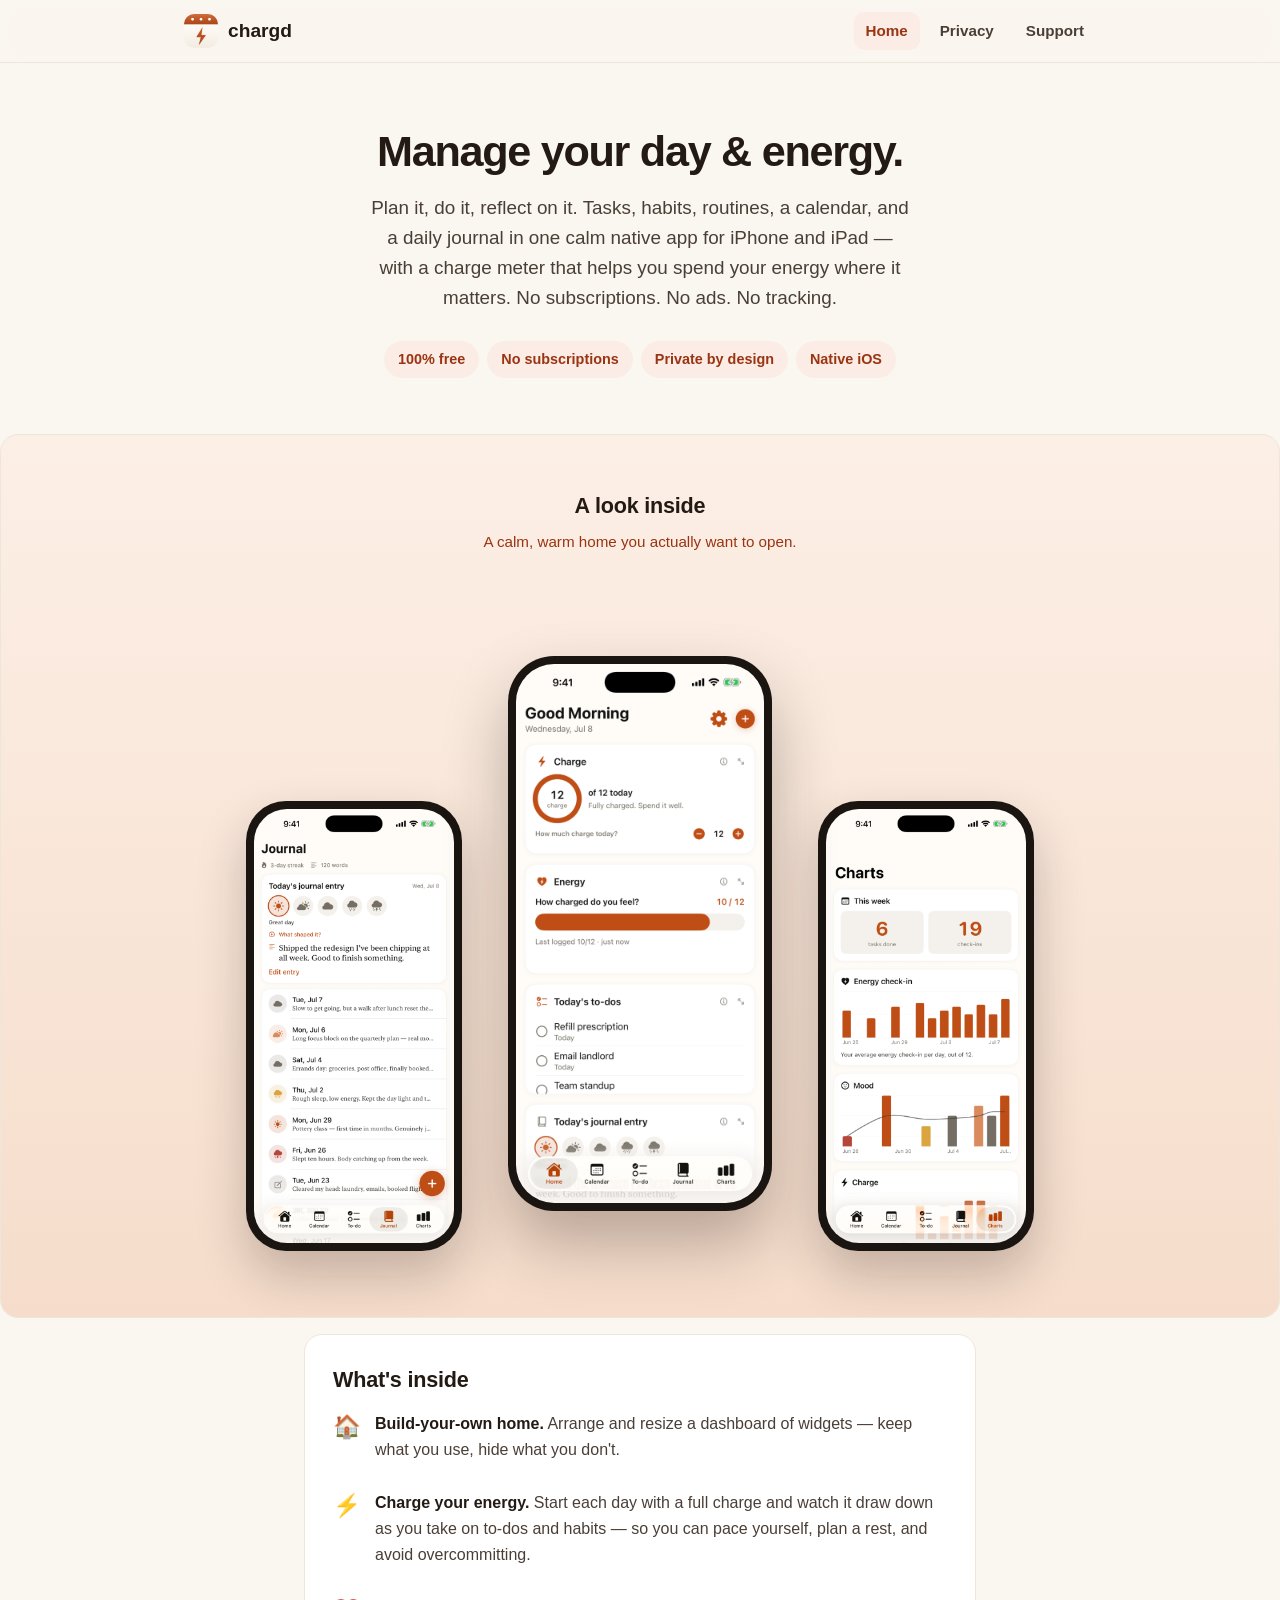
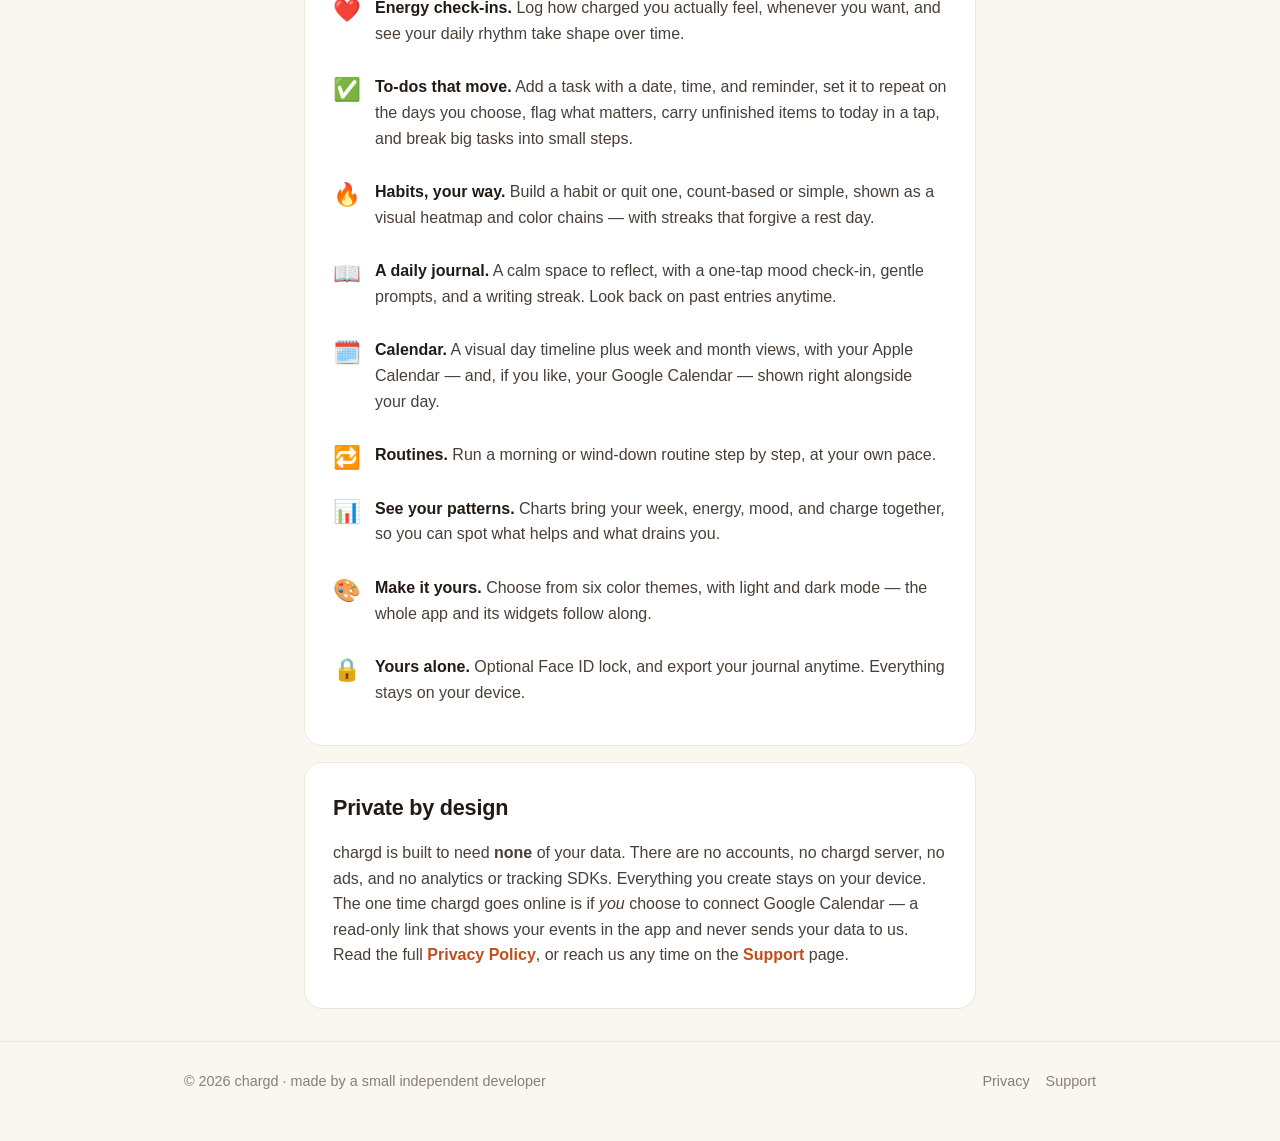
<file: index.html>
<!DOCTYPE html>
<html lang="en">
<head>
<meta charset="UTF-8">
<meta name="viewport" content="width=device-width, initial-scale=1.0">
<title>chargd — Manage your day & energy. Tasks, habits & journaling.</title>
<meta name="description" content="chargd is a free, native iOS app: build your own home screen of tasks, habits, routines, a calendar, and a daily journal. Start each day charged and spend your energy where it matters. No subscriptions, no ads, no tracking — everything stays on your device.">
<link rel="stylesheet" href="styles.css">
<link rel="icon" type="image/png" href="icon.png?v=101"><link rel="apple-touch-icon" href="icon.png?v=101"><meta name="theme-color" content="#B45309">
</head>
<body>
<header class="site-header">
  <div class="nav">
    <a class="brand" href="index.html">
      <span class="mark" aria-hidden="true">
        <img src="icon.png?v=101" alt="" width="34" height="34">
      </span>
      <span class="brand-name">chargd</span>
    </a>
    <nav class="nav-links">
      <a href="index.html" class="active">Home</a>
      <a href="privacy.html">Privacy</a>
      <a href="support.html">Support</a>
    </nav>
  </div>
</header>

<header class="hero">
  <div class="wrap">
    <h1>Manage your day &amp; energy.</h1>
    <p class="sub">Plan it, do it, reflect on it. Tasks, habits, routines, a calendar, and a daily journal in one calm native app for iPhone and iPad — with a charge meter that helps you spend your energy where it matters. No subscriptions. No ads. No tracking.</p>
    <div class="pills">
      <span class="pill">100% free</span>
      <span class="pill">No subscriptions</span>
      <span class="pill">Private by design</span>
      <span class="pill">Native iOS</span>
    </div>
  </div>
</header>

<section class="shots" aria-label="App screenshots">
  <h2>A look inside</h2>
  <p class="shots-sub">A calm, warm home you actually want to open.</p>
  <div class="shot-row">
    <figure class="shot side"><span class="phone"><img src="images/journal.png?v=101" width="200" alt="Daily journal with a one-tap mood and reflection" loading="lazy"></span></figure>
    <figure class="shot hero"><span class="phone"><img src="images/home.png?v=101" width="248" alt="chargd Home — the Charge meter, energy, today's to-dos, and journal" loading="lazy"></span></figure>
    <figure class="shot side"><span class="phone"><img src="images/charts.png?v=101" width="200" alt="Charts — weekly progress, energy, mood, and charge trends" loading="lazy"></span></figure>
  </div>
</section>

<main class="wrap">
  <section>
    <h2>What's inside</h2>
    <div class="feat">
      <div class="row"><span class="emoji">🏠</span><p><strong>Build-your-own home.</strong> Arrange and resize a dashboard of widgets — keep what you use, hide what you don't.</p></div>
      <div class="row"><span class="emoji">⚡</span><p><strong>Charge your energy.</strong> Start each day with a full charge and watch it draw down as you take on to-dos and habits — so you can pace yourself, plan a rest, and avoid overcommitting.</p></div>
      <div class="row"><span class="emoji">❤️</span><p><strong>Energy check-ins.</strong> Log how charged you actually feel, whenever you want, and see your daily rhythm take shape over time.</p></div>
      <div class="row"><span class="emoji">✅</span><p><strong>To-dos that move.</strong> Add a task with a date, time, and reminder, set it to repeat on the days you choose, flag what matters, carry unfinished items to today in a tap, and break big tasks into small steps.</p></div>
      <div class="row"><span class="emoji">🔥</span><p><strong>Habits, your way.</strong> Build a habit or quit one, count-based or simple, shown as a visual heatmap and color chains — with streaks that forgive a rest day.</p></div>
      <div class="row"><span class="emoji">📖</span><p><strong>A daily journal.</strong> A calm space to reflect, with a one-tap mood check-in, gentle prompts, and a writing streak. Look back on past entries anytime.</p></div>
      <div class="row"><span class="emoji">🗓️</span><p><strong>Calendar.</strong> A visual day timeline plus week and month views, with your Apple Calendar — and, if you like, your Google Calendar — shown right alongside your day.</p></div>
      <div class="row"><span class="emoji">🔁</span><p><strong>Routines.</strong> Run a morning or wind-down routine step by step, at your own pace.</p></div>
      <div class="row"><span class="emoji">📊</span><p><strong>See your patterns.</strong> Charts bring your week, energy, mood, and charge together, so you can spot what helps and what drains you.</p></div>
      <div class="row"><span class="emoji">🎨</span><p><strong>Make it yours.</strong> Choose from six color themes, with light and dark mode — the whole app and its widgets follow along.</p></div>
      <div class="row"><span class="emoji">🔒</span><p><strong>Yours alone.</strong> Optional Face ID lock, and export your journal anytime. Everything stays on your device.</p></div>
    </div>
  </section>

  <section>
    <h2>Private by design</h2>
    <p>chargd is built to need <strong>none</strong> of your data. There are no accounts, no chargd server, no ads, and no analytics or tracking SDKs. Everything you create stays on your device. The one time chargd goes online is if <em>you</em> choose to connect Google Calendar — a read-only link that shows your events in the app and never sends your data to us. Read the full <a href="privacy.html">Privacy Policy</a>, or reach us any time on the <a href="support.html">Support</a> page.</p>
  </section>
</main>

<footer>
  <div class="inner">
    <span>© 2026 chargd · made by a small independent developer</span>
    <span class="foot-links"><a href="privacy.html">Privacy</a><a href="support.html">Support</a></span>
  </div>
</footer>
</body>
</html>
</file>
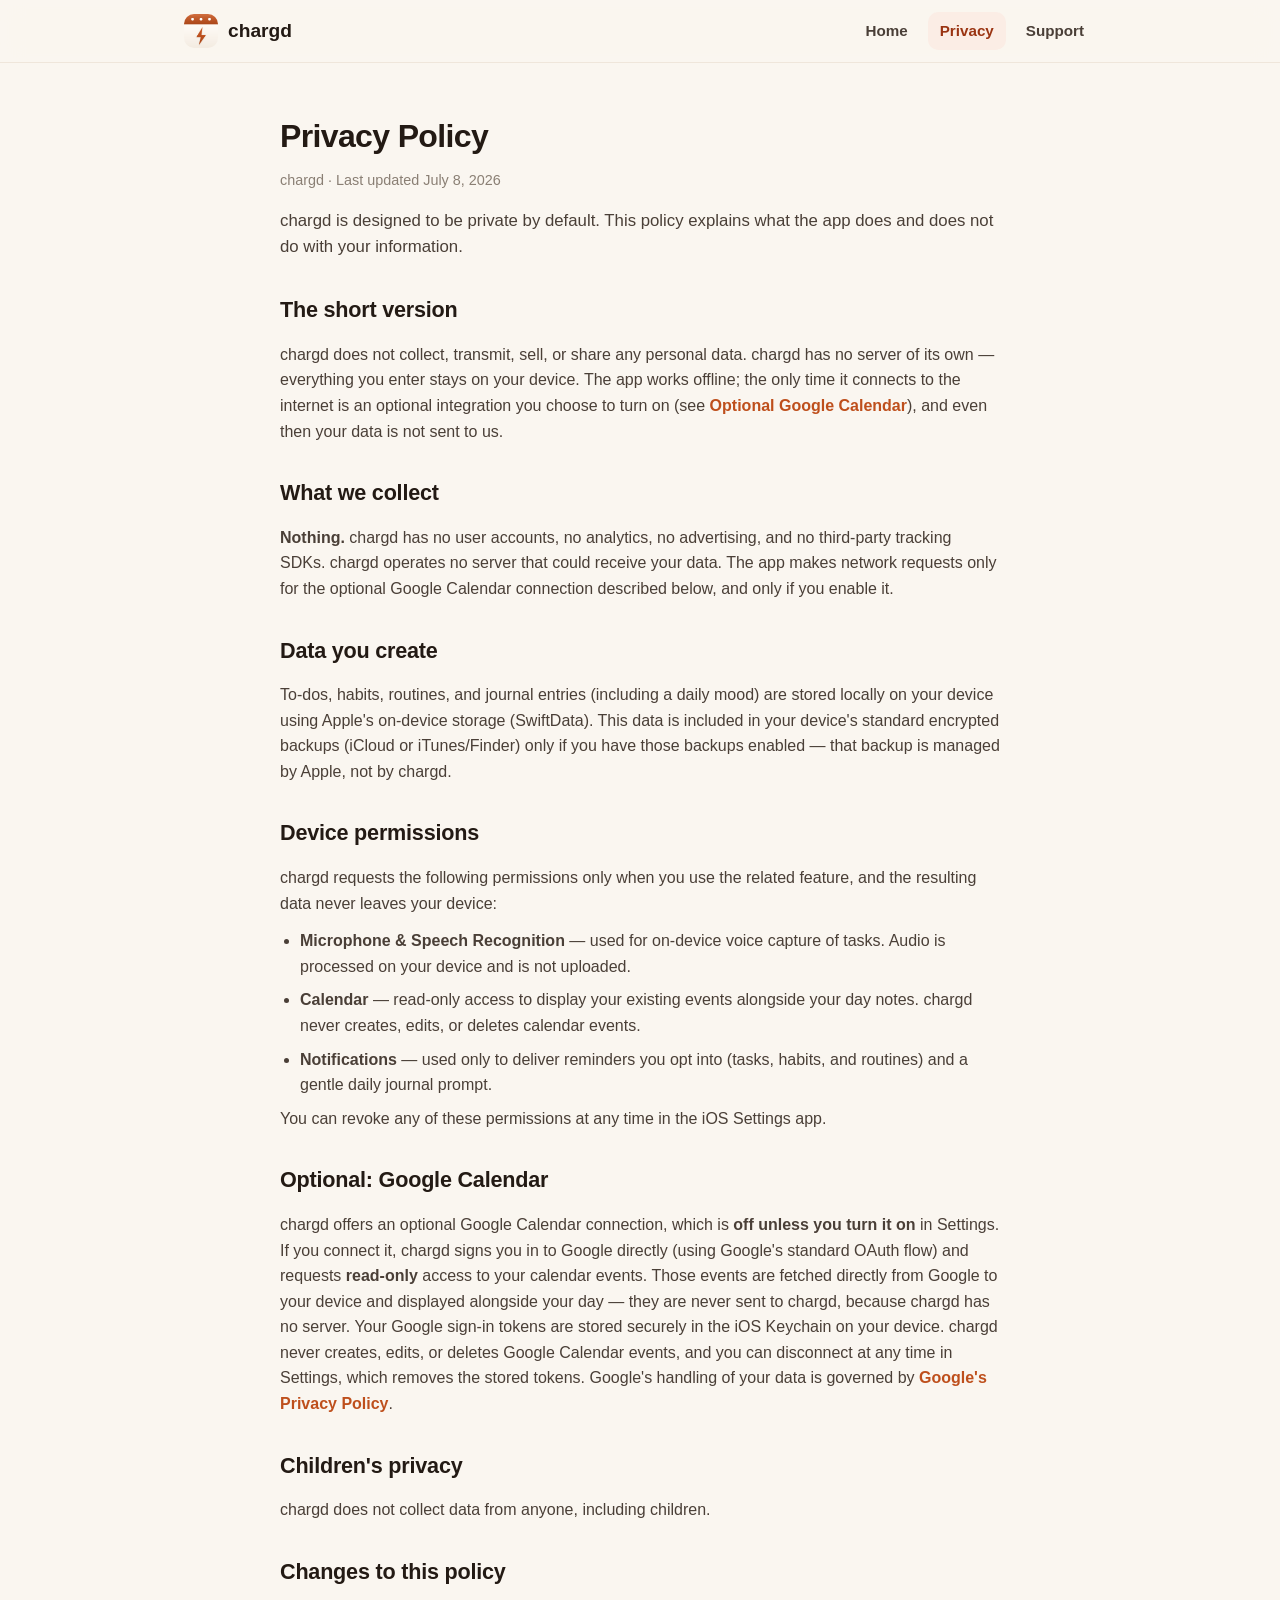
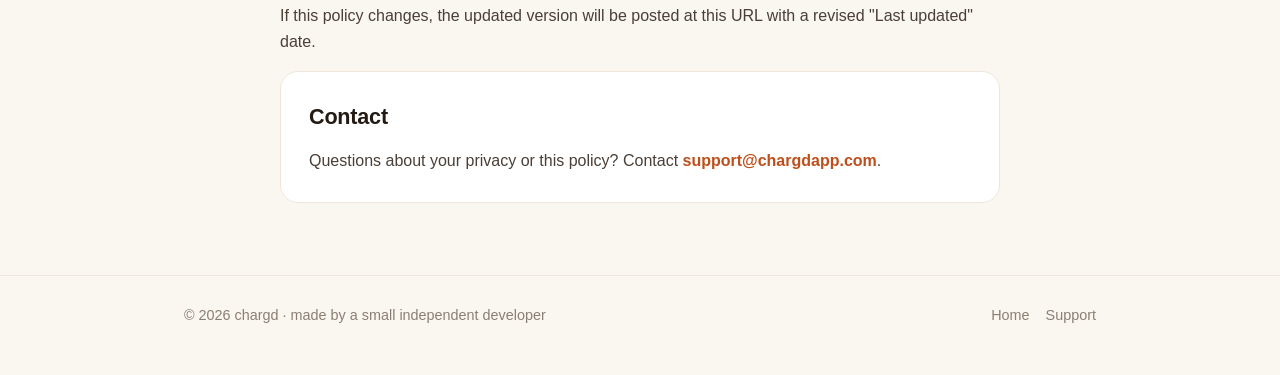
<file: privacy.html>
<!DOCTYPE html>
<html lang="en">
<head>
<meta charset="utf-8">
<meta name="viewport" content="width=device-width, initial-scale=1">
<title>Privacy Policy — chargd</title>
<link rel="stylesheet" href="styles.css">
<link rel="icon" type="image/png" href="icon.png?v=101"><link rel="apple-touch-icon" href="icon.png?v=101"><meta name="theme-color" content="#B45309">
</head>
<body>
<header class="site-header">
  <div class="nav">
    <a class="brand" href="index.html">
      <span class="mark" aria-hidden="true">
        <img src="icon.png?v=101" alt="" width="34" height="34">
      </span>
      <span class="brand-name">chargd</span>
    </a>
    <nav class="nav-links">
      <a href="index.html">Home</a>
      <a href="privacy.html" class="active">Privacy</a>
      <a href="support.html">Support</a>
    </nav>
  </div>
</header>

<main class="wrap page">
  <h1>Privacy Policy</h1>
  <div class="updated">chargd · Last updated July 8, 2026</div>
  <p class="lead">chargd is designed to be private by default. This policy explains what the app does and does not do with your information.</p>

  <h2>The short version</h2>
  <p>chargd does not collect, transmit, sell, or share any personal data. chargd has no server of its own — everything you enter stays on your device. The app works offline; the only time it connects to the internet is an optional integration you choose to turn on (see <a href="#google">Optional Google Calendar</a>), and even then your data is not sent to us.</p>

  <h2>What we collect</h2>
  <p><strong>Nothing.</strong> chargd has no user accounts, no analytics, no advertising, and no third-party tracking SDKs. chargd operates no server that could receive your data. The app makes network requests only for the optional Google Calendar connection described below, and only if you enable it.</p>

  <h2>Data you create</h2>
  <p>To-dos, habits, routines, and journal entries (including a daily mood) are stored locally on your device using Apple's on-device storage (SwiftData). This data is included in your device's standard encrypted backups (iCloud or iTunes/Finder) only if you have those backups enabled — that backup is managed by Apple, not by chargd.</p>

  <h2>Device permissions</h2>
  <p>chargd requests the following permissions only when you use the related feature, and the resulting data never leaves your device:</p>
  <ul>
    <li><strong>Microphone &amp; Speech Recognition</strong> — used for on-device voice capture of tasks. Audio is processed on your device and is not uploaded.</li>
    <li><strong>Calendar</strong> — read-only access to display your existing events alongside your day notes. chargd never creates, edits, or deletes calendar events.</li>
    <li><strong>Notifications</strong> — used only to deliver reminders you opt into (tasks, habits, and routines) and a gentle daily journal prompt.</li>
  </ul>
  <p>You can revoke any of these permissions at any time in the iOS Settings app.</p>

  <h2 id="google">Optional: Google Calendar</h2>
  <p>chargd offers an optional Google Calendar connection, which is <strong>off unless you turn it on</strong> in Settings. If you connect it, chargd signs you in to Google directly (using Google's standard OAuth flow) and requests <strong>read-only</strong> access to your calendar events. Those events are fetched directly from Google to your device and displayed alongside your day — they are never sent to chargd, because chargd has no server. Your Google sign-in tokens are stored securely in the iOS Keychain on your device. chargd never creates, edits, or deletes Google Calendar events, and you can disconnect at any time in Settings, which removes the stored tokens. Google's handling of your data is governed by <a href="https://policies.google.com/privacy">Google's Privacy Policy</a>.</p>

  <h2>Children's privacy</h2>
  <p>chargd does not collect data from anyone, including children.</p>

  <h2>Changes to this policy</h2>
  <p>If this policy changes, the updated version will be posted at this URL with a revised "Last updated" date.</p>

  <section>
    <h2 style="margin-top:0">Contact</h2>
    <p style="margin-bottom:0">Questions about your privacy or this policy? Contact <a href="mailto:support@chargdapp.com">support@chargdapp.com</a>.</p>
  </section>
</main>

<footer>
  <div class="inner">
    <span>© 2026 chargd · made by a small independent developer</span>
    <span class="foot-links"><a href="index.html">Home</a><a href="support.html">Support</a></span>
  </div>
</footer>
</body>
</html>
</file>
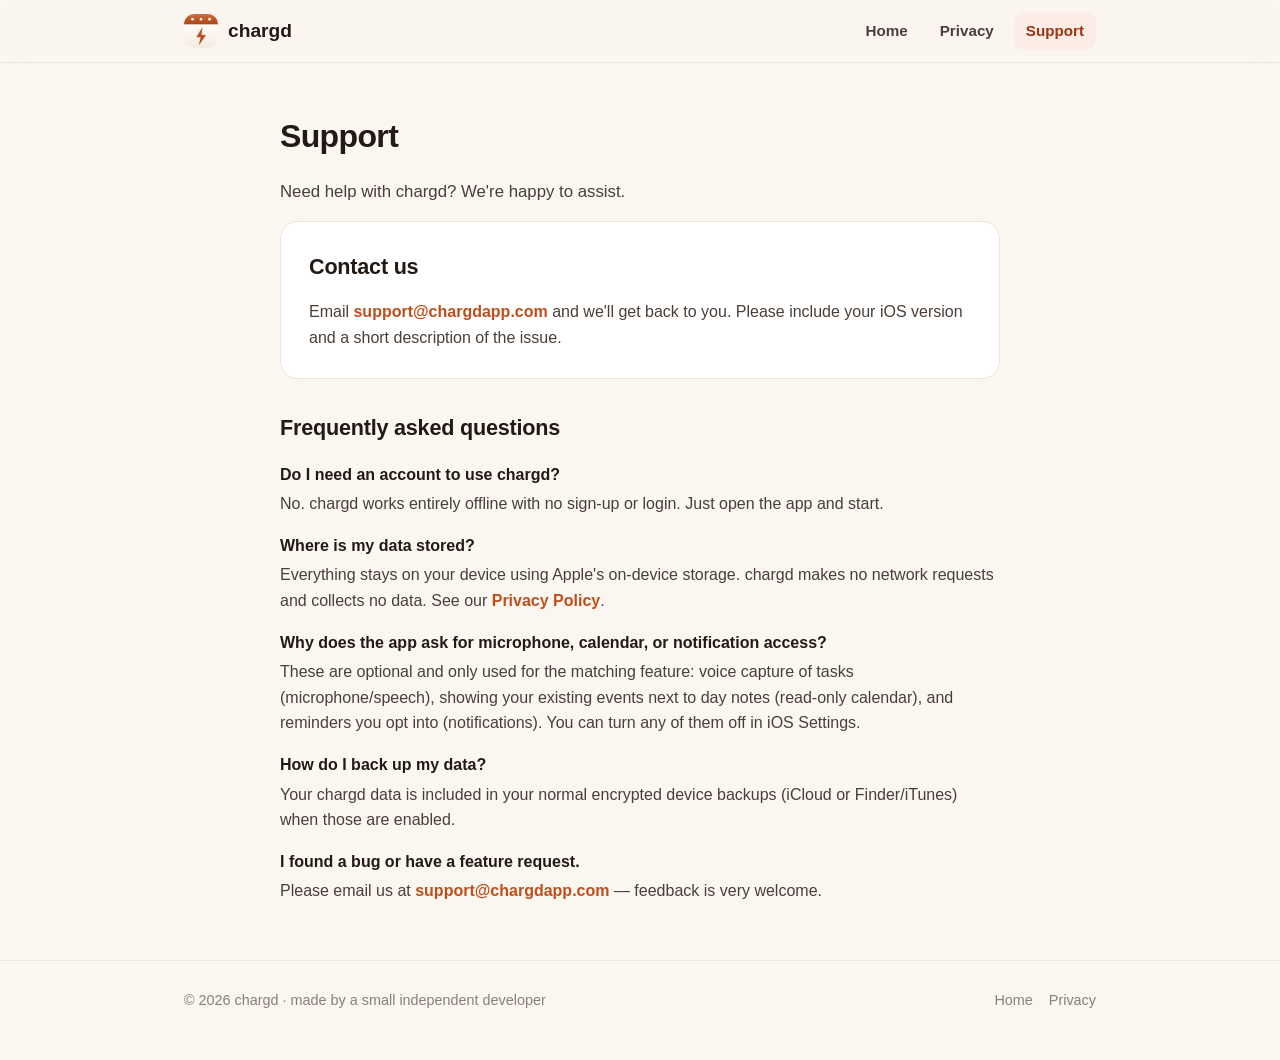
<file: support.html>
<!DOCTYPE html>
<html lang="en">
<head>
<meta charset="utf-8">
<meta name="viewport" content="width=device-width, initial-scale=1">
<title>Support — chargd</title>
<link rel="stylesheet" href="styles.css">
<link rel="icon" type="image/png" href="icon.png?v=101"><link rel="apple-touch-icon" href="icon.png?v=101"><meta name="theme-color" content="#B45309">
</head>
<body>
<header class="site-header">
  <div class="nav">
    <a class="brand" href="index.html">
      <span class="mark" aria-hidden="true">
        <img src="icon.png?v=101" alt="" width="34" height="34">
      </span>
      <span class="brand-name">chargd</span>
    </a>
    <nav class="nav-links">
      <a href="index.html">Home</a>
      <a href="privacy.html">Privacy</a>
      <a href="support.html" class="active">Support</a>
    </nav>
  </div>
</header>

<main class="wrap page">
  <h1>Support</h1>
  <p class="lead">Need help with chargd? We're happy to assist.</p>

  <section>
    <h2 style="margin-top:0">Contact us</h2>
    <p style="margin-bottom:0">Email <a href="mailto:support@chargdapp.com">support@chargdapp.com</a> and we'll get back to you. Please include your iOS version and a short description of the issue.</p>
  </section>

  <h2>Frequently asked questions</h2>
  <dl class="faq">
    <dt>Do I need an account to use chargd?</dt>
    <dd>No. chargd works entirely offline with no sign-up or login. Just open the app and start.</dd>

    <dt>Where is my data stored?</dt>
    <dd>Everything stays on your device using Apple's on-device storage. chargd makes no network requests and collects no data. See our <a href="privacy.html">Privacy Policy</a>.</dd>

    <dt>Why does the app ask for microphone, calendar, or notification access?</dt>
    <dd>These are optional and only used for the matching feature: voice capture of tasks (microphone/speech), showing your existing events next to day notes (read-only calendar), and reminders you opt into (notifications). You can turn any of them off in iOS Settings.</dd>

    <dt>How do I back up my data?</dt>
    <dd>Your chargd data is included in your normal encrypted device backups (iCloud or Finder/iTunes) when those are enabled.</dd>

    <dt>I found a bug or have a feature request.</dt>
    <dd>Please email us at <a href="mailto:support@chargdapp.com">support@chargdapp.com</a> — feedback is very welcome.</dd>
  </dl>
</main>

<footer>
  <div class="inner">
    <span>© 2026 chargd · made by a small independent developer</span>
    <span class="foot-links"><a href="index.html">Home</a><a href="privacy.html">Privacy</a></span>
  </div>
</footer>
</body>
</html>
</file>
<file: styles.css>
:root{
  --ink:#231a14; --ink-soft:#4a3f37; --ink-muted:#8a7f74;
  --accent:#be4f1c; --accent-deep:#9a3412; --accent-pale:#fbede5;
  --warm:#faf6f0; --card:#ffffff; --border:#efe6db; --radius:18px;
}
*{box-sizing:border-box;margin:0;padding:0}
html{scroll-behavior:smooth}
body{font-family:-apple-system,BlinkMacSystemFont,"SF Pro Text","Segoe UI",Roboto,sans-serif;
  background:var(--warm);color:var(--ink);line-height:1.6;-webkit-font-smoothing:antialiased}
.wrap{max-width:720px;margin:0 auto;padding:0 24px}
a{color:var(--accent);text-decoration:none;font-weight:600}
a:hover{text-decoration:underline}

/* Sticky header + nav */
.site-header{position:sticky;top:0;z-index:50;background:rgba(250,246,240,.85);
  backdrop-filter:saturate(180%) blur(12px);-webkit-backdrop-filter:saturate(180%) blur(12px);
  border-bottom:1px solid var(--border)}
.nav{max-width:960px;margin:0 auto;padding:12px 24px;display:flex;align-items:center;justify-content:space-between;gap:16px}
.brand{display:inline-flex;align-items:center;gap:10px;font-weight:700;font-size:1.2rem;color:var(--ink)}
.brand:hover{text-decoration:none}
.brand .mark{width:34px;height:34px;border-radius:10px;background:var(--accent);overflow:hidden;
  display:flex;align-items:center;justify-content:center;flex:0 0 auto}
.brand .mark img{width:100%;height:100%;display:block;object-fit:cover}
.nav-links{display:flex;align-items:center;gap:8px}
.nav-links a{color:var(--ink-soft);font-weight:600;font-size:.95rem;padding:7px 12px;border-radius:10px}
.nav-links a:hover{background:var(--accent-pale);color:var(--accent-deep);text-decoration:none}
.nav-links a.active{color:var(--accent-deep);background:var(--accent-pale)}

/* Hero (landing) */
.hero{text-align:center;padding:64px 24px 40px}
.hero h1{font-size:clamp(2rem,5vw,2.7rem);line-height:1.14;letter-spacing:-.03em;margin-bottom:16px}
.hero .sub{font-size:1.18rem;color:var(--ink-soft);max-width:540px;margin:0 auto}
.pills{display:flex;flex-wrap:wrap;gap:8px;justify-content:center;margin-top:28px}
.pill{background:var(--accent-pale);color:var(--accent-deep);font-weight:600;font-size:.9rem;padding:7px 14px;border-radius:20px}

/* Screenshot gallery — warm band, centered phone trio (Home hero in the middle) */
.shots{padding:54px 0 58px;text-align:center;
  background:linear-gradient(180deg,#fcefe6 0%,#f6ddcb 100%);
  border-top:1px solid var(--border);border-bottom:1px solid var(--border);overflow:hidden}
.shots h2{margin-bottom:6px}
.shots .shots-sub{color:var(--accent-deep);font-size:.95rem;margin-bottom:38px}
.shot-row{display:flex;justify-content:center;align-items:flex-end;gap:22px;padding:0 16px}
.shot{margin:0}
.phone{background:#1b1511;border-radius:40px;padding:8px;display:inline-block;
  box-shadow:0 24px 50px rgba(35,26,20,.24)}
.phone img{display:block;border-radius:33px;background:#fff;width:200px;height:auto}
.shot.hero{position:relative;z-index:1}
.shot.hero .phone{border-radius:46px;box-shadow:0 32px 64px rgba(35,26,20,.30)}
.shot.hero .phone img{width:248px;border-radius:38px}
@media (max-width:760px){
  .shot.side{display:none}
  .shot.hero .phone img{width:236px}
}

/* Content + cards */
.page{padding:48px 0 24px}
.page h1{font-size:2rem;letter-spacing:-.02em;margin-bottom:6px}
.page .updated{color:var(--ink-muted);font-size:.9rem;margin-bottom:8px}
.page .lead{font-size:1.05rem;color:var(--ink-soft);margin:16px 0}
section{background:var(--card);border:1px solid var(--border);border-radius:var(--radius);padding:28px;margin:16px 0}
h2{font-size:1.35rem;letter-spacing:-.01em;margin:0 0 14px}
.page > h2{margin-top:32px}
p{color:var(--ink-soft);margin-bottom:12px}
ul{margin:0 0 4px 20px;color:var(--ink-soft)}
li{margin-bottom:8px}
.feat{display:grid;gap:16px}
.feat .row{display:flex;gap:14px;align-items:flex-start}
.feat .emoji{font-size:1.4rem;line-height:1.4;flex:0 0 auto}
.feat strong{color:var(--ink)}
.faq dt{font-weight:600;color:var(--ink);margin-top:16px}
.faq dd{margin:4px 0 0;color:var(--ink-soft)}

footer{border-top:1px solid var(--border);margin-top:32px}
footer .inner{max-width:960px;margin:0 auto;padding:28px 24px 48px;color:var(--ink-muted);font-size:.9rem;
  display:flex;flex-wrap:wrap;gap:6px 16px;align-items:center;justify-content:space-between}
footer a{color:var(--ink-muted);font-weight:500}
footer .foot-links{display:flex;gap:16px}

@media (max-width:480px){
  .brand-name{display:none}
  .nav{padding:10px 16px}
  .wrap{padding:0 16px}
}
</file>
